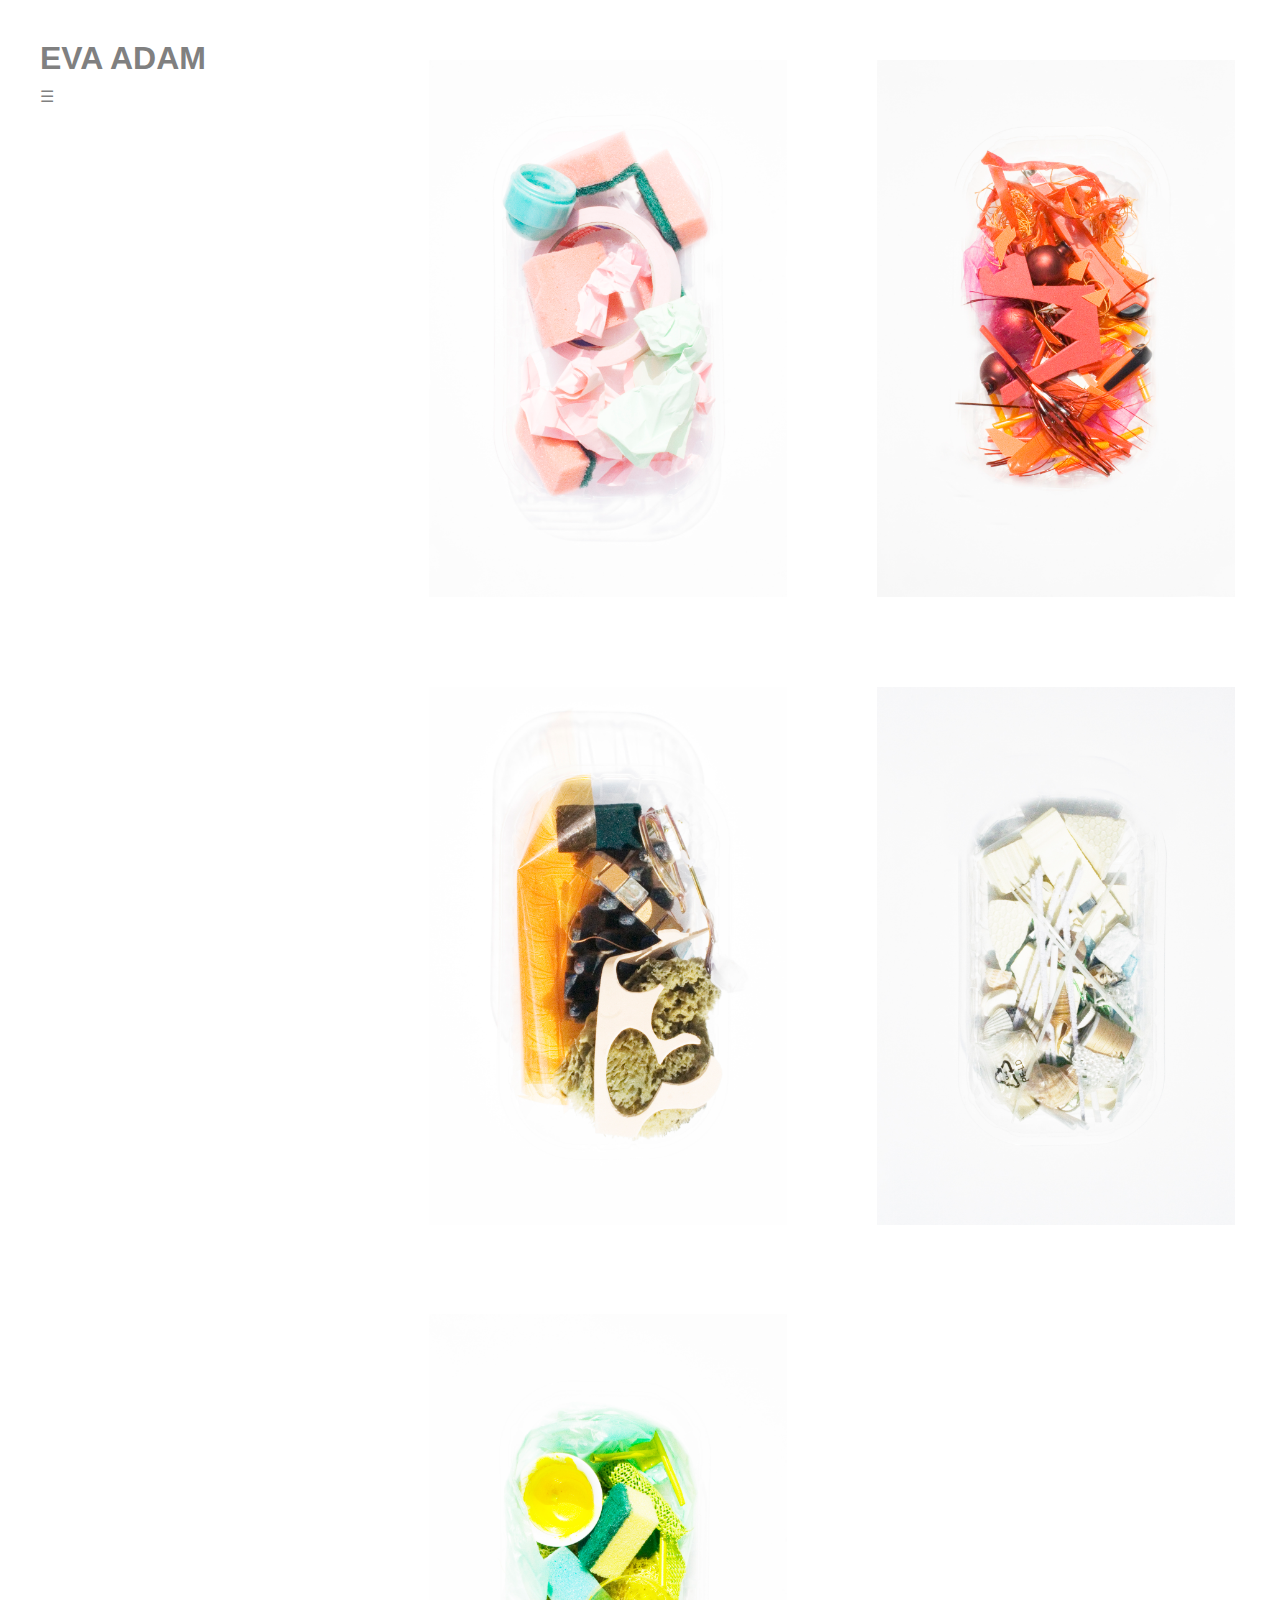
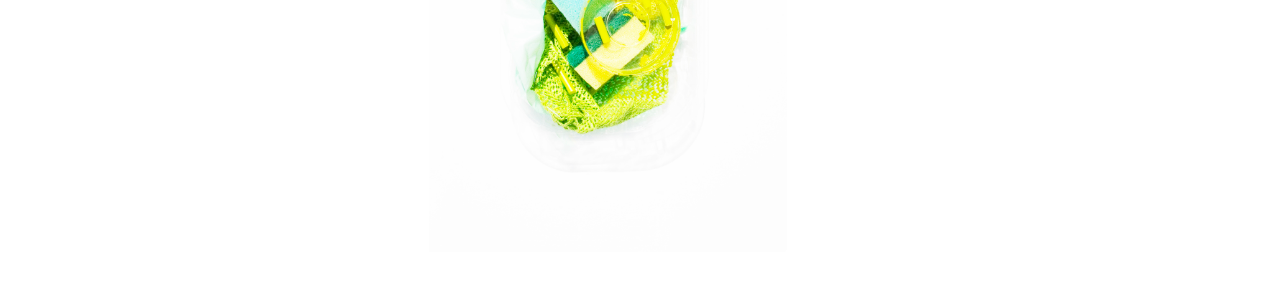
<file: collagen.html>
<html>
<head>
<meta charset="utf-8">
<title>COLLAGEN Eva Adam</title>
<link href="css/collagen.css" rel="stylesheet">
</head>

<body>

  <header>
  <h1>EVA ADAM</h1>

  <ul>
    <li class="hamburger">
    <a href=""class="button">☰</a>
      <ul class="navigation">
        <li><a href="about.html">ABOUT</a></li>
        <li><a href="collagen.html">COLLAGEN</a></li>
        <li><a href="video.html">VIDEO</a></li>
        <li class="dropdown">
          <a>FOTOGRAFIE</a>

            <ul class="submenu">
                <li><a href="portraits.html">PORTRAITS</a></li>
                <li><a href="architektur.html">ARCHITEKTUR</a></li>
                <li><a href="selbstinszenierung.html">SELBSTINSZENIERUNG</a></li>
            </ul>

        </li>


      </ul>
      <li>
  </ul>
  </header>


  <div class="collagen">

    <div class="süß">
      <img src="images/süß.jpg" alt="collage geschmackssorte süß">
    </div>
    <div class="scharf">
      <img src="images/scharf.jpg" alt="collage geschmackssorte scharf">
    </div>
    <div class="bitter">
      <img src="images/bitter.jpg" alt="collage geschmackssorte bitter">
    </div>
    <div class="salzig">
      <img src="images/salzig.jpg" alt="collage geschmackssorte salzig">
    </div>
    <div class="sauer">
      <img src="images/sauer.jpg" alt="collage geschmackssorte sauer">
    </div>


</div>
</body>
</html>
</file>
<file: css/collagen.css>
@import 'stylesheet.css';
@import 'seite1.css';

.collagen{
  width: 70%;
  display: block;
  background: white;
  float: left;
  margin-top: 15px;
}

.collagen div{
  display: block;
  padding: 5%;
}

.scharf{
  width: 50%;
  float: left;
}

.bitter{
  width: 50%;
  float: left;
}

.süß{
  width: 50%;
  float: left;
}

.sauer{
  width: 50%;
  float: left;
}

.salzig{
  width: 50%;
  float: left;
}
</file>
